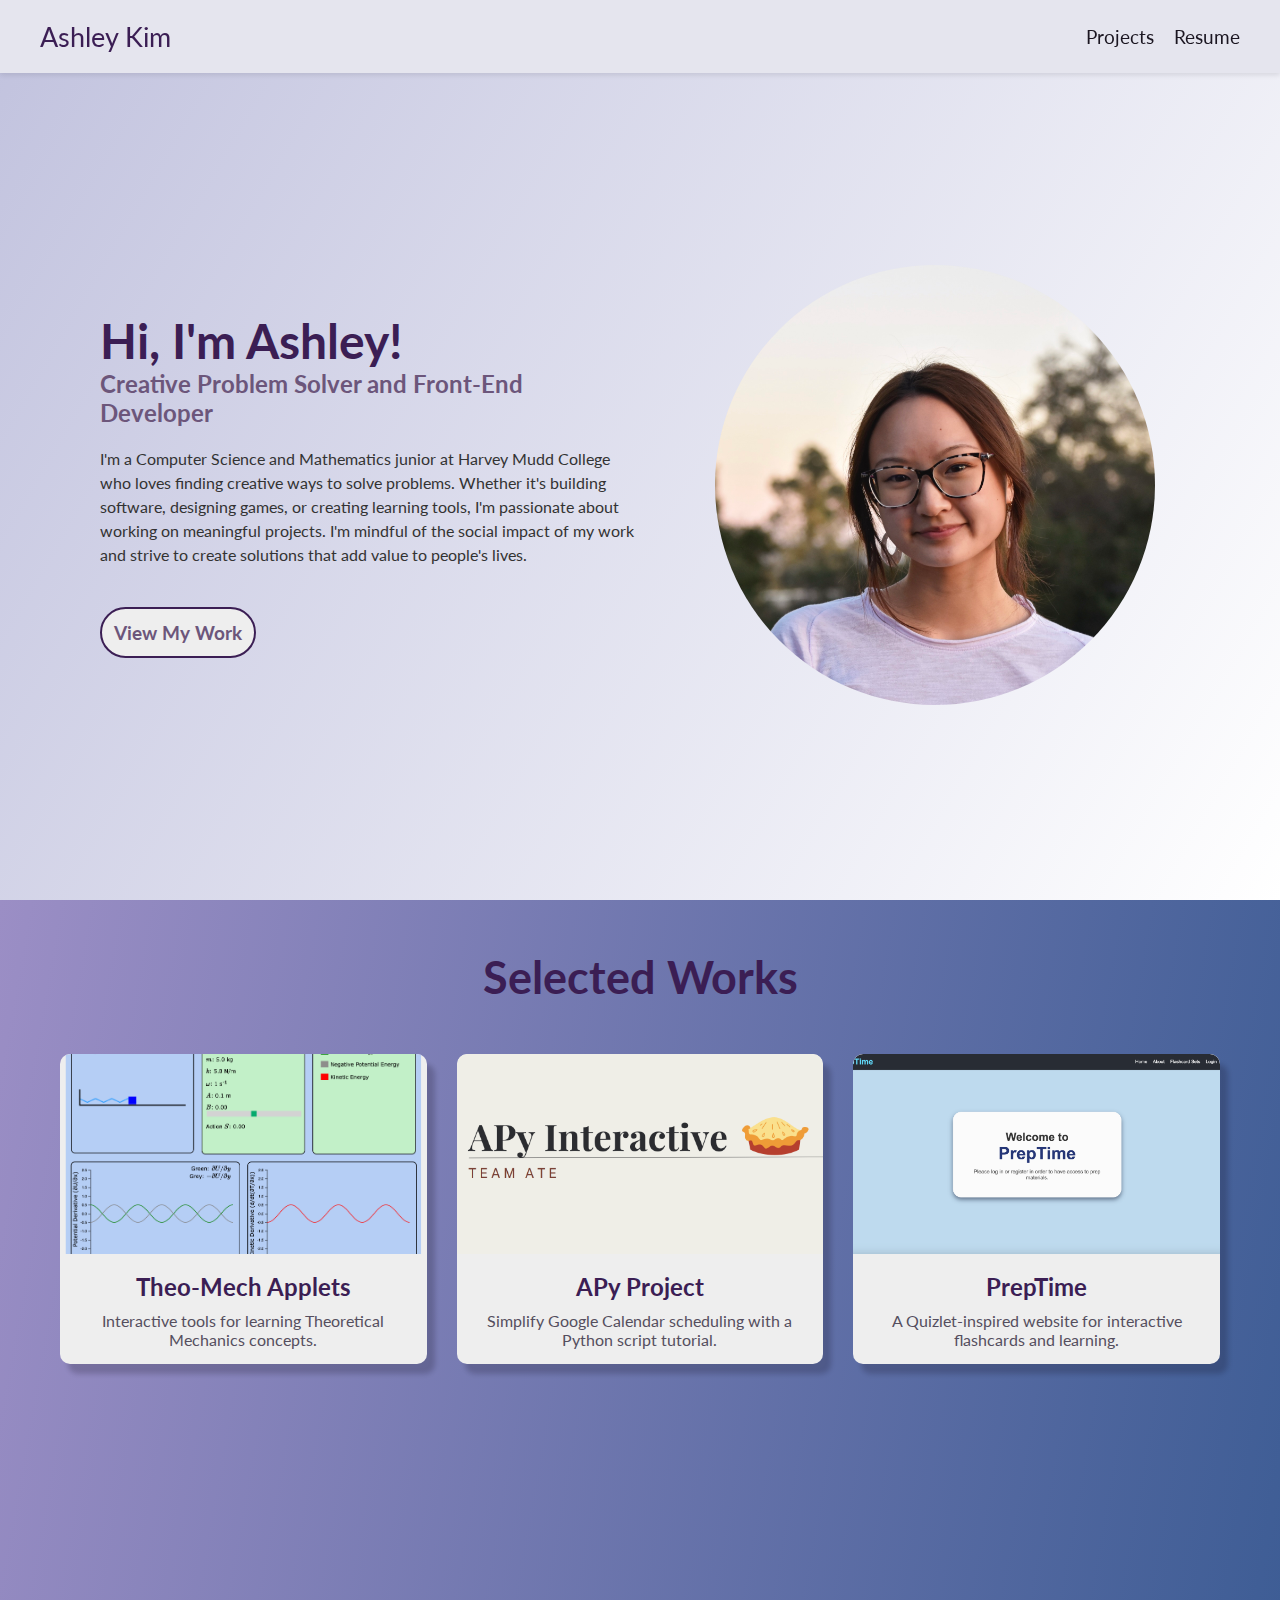
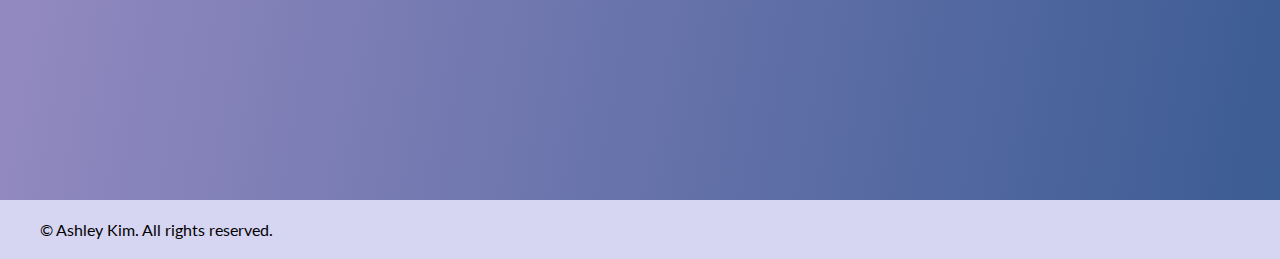
<file: index.html>
<!DOCTYPE html>
<html lang="en">

<head>
  <meta charset="UTF-8">
  <meta name="viewport" content="width=device-width, initial-scale=1.0">
  <link rel="preconnect" href="https://fonts.googleapis.com">
  <link rel="preconnect" href="https://fonts.gstatic.com" crossorigin>
  <link href="https://fonts.googleapis.com/css2?family=Lato:ital,wght@0,100;0,300;0,400;0,700;0,900;1,100;1,300;1,400;1,700;1,900&display=swap" rel="stylesheet">
  <link href="./resources/css/index.css" type="text/css" rel="stylesheet">
  <title>Ashley Kim's Portfolio</title>
</head>

<body>
  <header>
    <nav class="navigation">
      <a href="index.html" class="home">Ashley Kim</a>
      <ul class="navlist">
        <li><a href="#projects" class="navlink">Projects</a></li>
        <li><a href="./resources/public/Ashley_Kim_Resume.pdf" class="navlink">Resume</a></li>
      </ul>
    </nav>
  </header>

  <section id="hero">
    <div class="hero-container">
      <div class="hero-content">
        <h1>Hi, I'm Ashley!</h1>
        <h2>Creative Problem Solver and Front-End Developer</h2>
        <p>I'm a Computer Science and Mathematics junior at Harvey Mudd College 
            who loves finding creative ways to solve problems. 
            Whether it's building software, designing games, or creating learning tools, I'm passionate 
            about working on meaningful projects. I'm mindful of the social impact of my work and strive to 
            create solutions that add value to people's lives.</p>
        <a href="#projects" class="button">View My Work</a>
      </div>
      <div class="hero-picture">
        <img src="./resources/public/images/Ashley.jpg" alt="profile image of ashley kim" />
      </div>
    </div>
  </section>

  <section id="projects">
    <div class="project-container">
      <h2>Selected Works</h2>
      <div class="work-grid">
        <div class="work-item">
          <a href="./resources/public/theo-mech.html">
            <img src="./resources/public/images/theo-mech.jpg" alt="cover image of applet graphs" />
          </a>
          <div class="work-title">
            <h3>Theo-Mech Applets</h3>
            <p>Interactive tools for learning Theoretical Mechanics concepts.</p>
          </div>
        </div>
        <div class="work-item">
          <a href="./resources/public/apy.html">
            <img src="./resources/public/images/apy.jpg" alt="cover image for apy tutorial" id="apy"/>
          </a>
          <div class="work-title">
            <h3>APy Project</h3>
            <p>Simplify Google Calendar scheduling with a Python script tutorial.</p>
          </div>
        </div>
        <div class="work-item">
          <a href="./resources/public/prep-time.html">
            <img src="./resources/public/images/preptime.jpg" alt="cover image for quizlet-inspired website" />
          </a>
          <div class="work-title">
            <h3>PrepTime</h3>
            <p>A Quizlet-inspired website for interactive flashcards and learning.</p>
          </div>
        </div>
      </div>
    </div>
  </section>

  <footer>
    <p>© Ashley Kim. All rights reserved.</p>
  </footer>
</body>
</html>
</file>
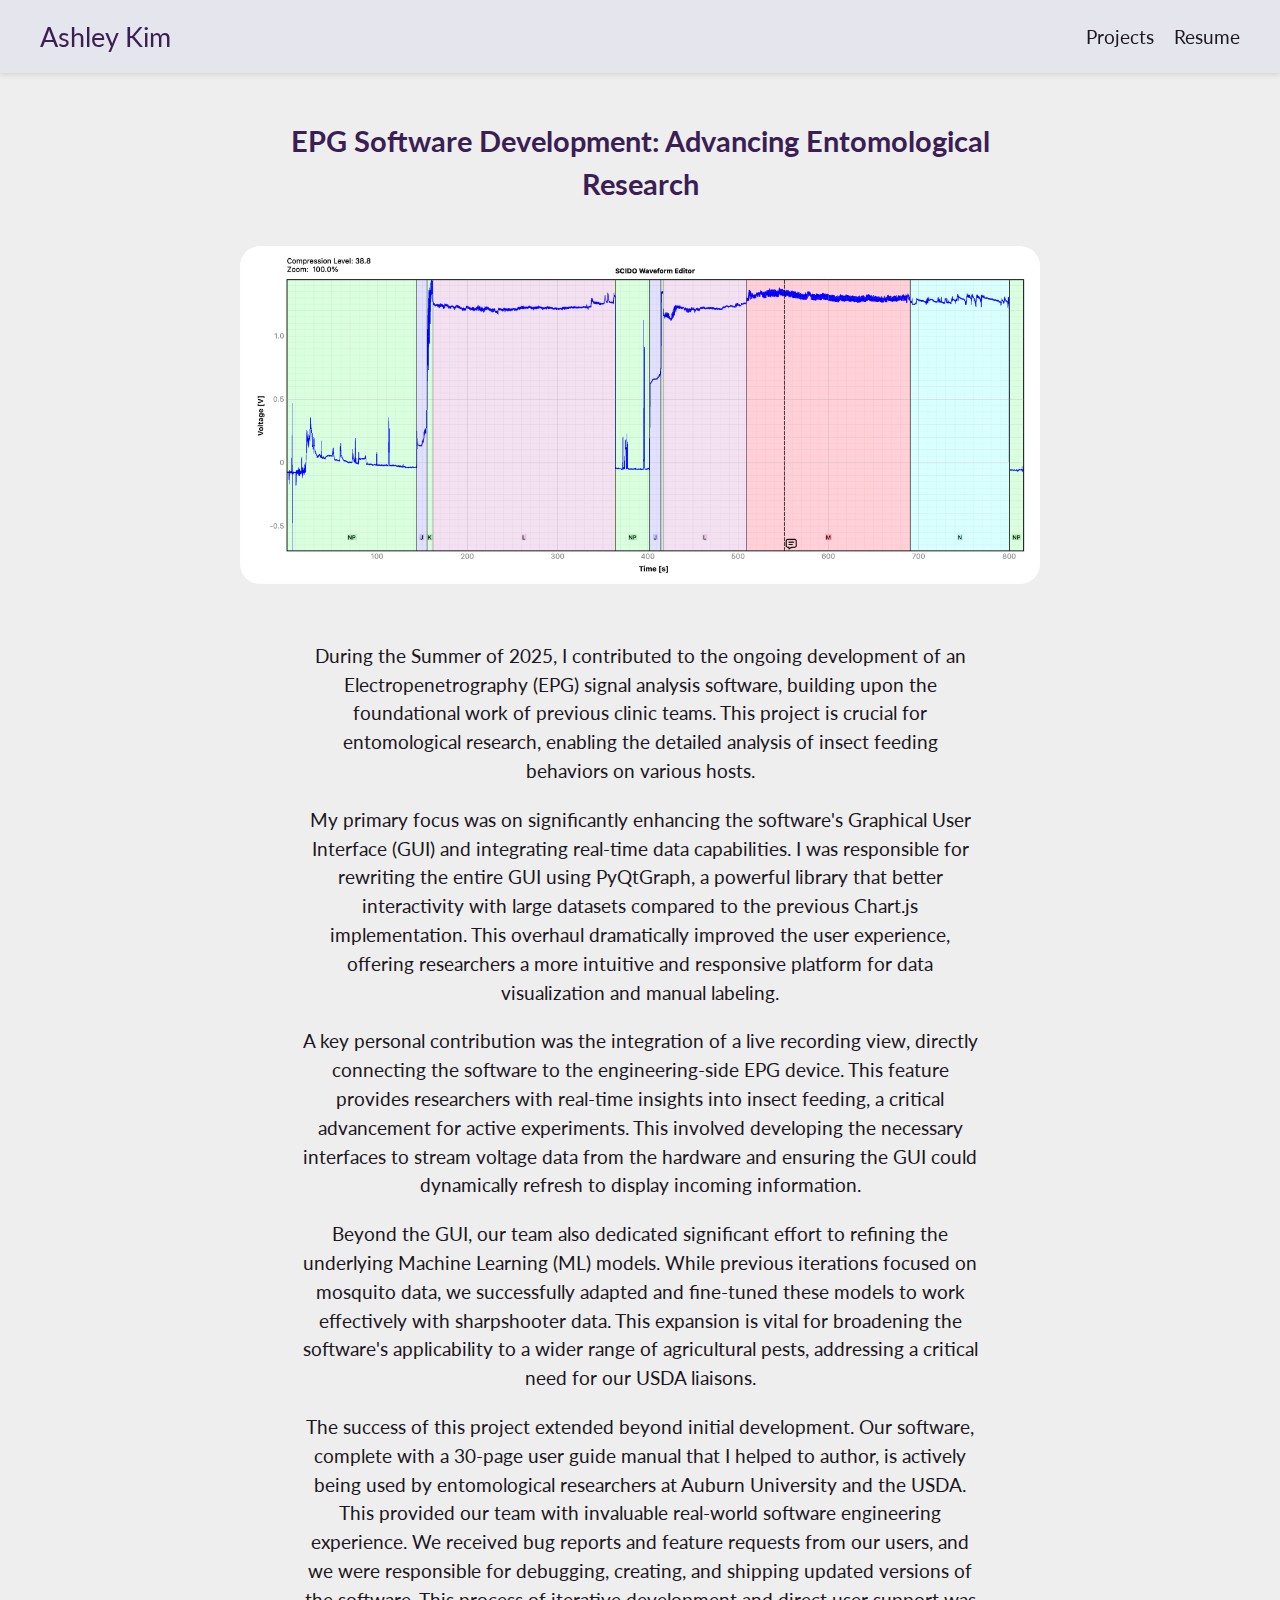
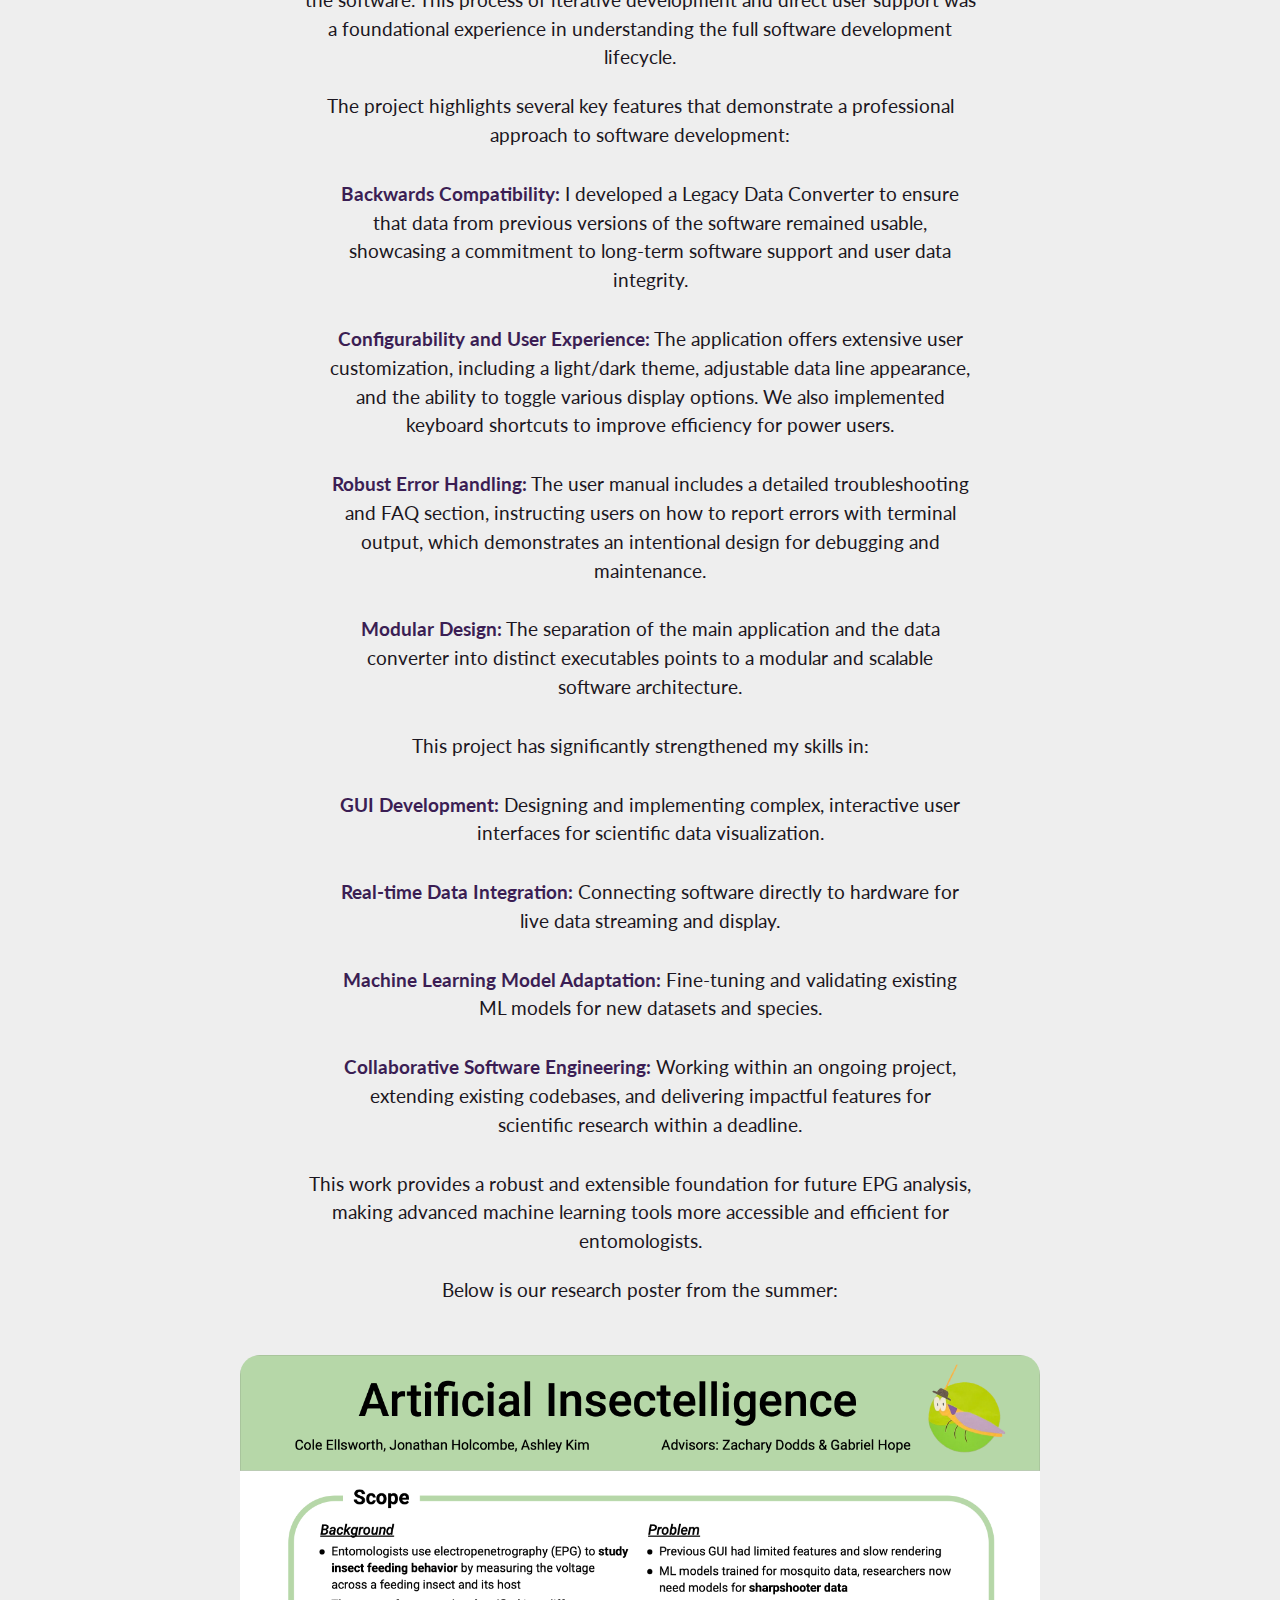
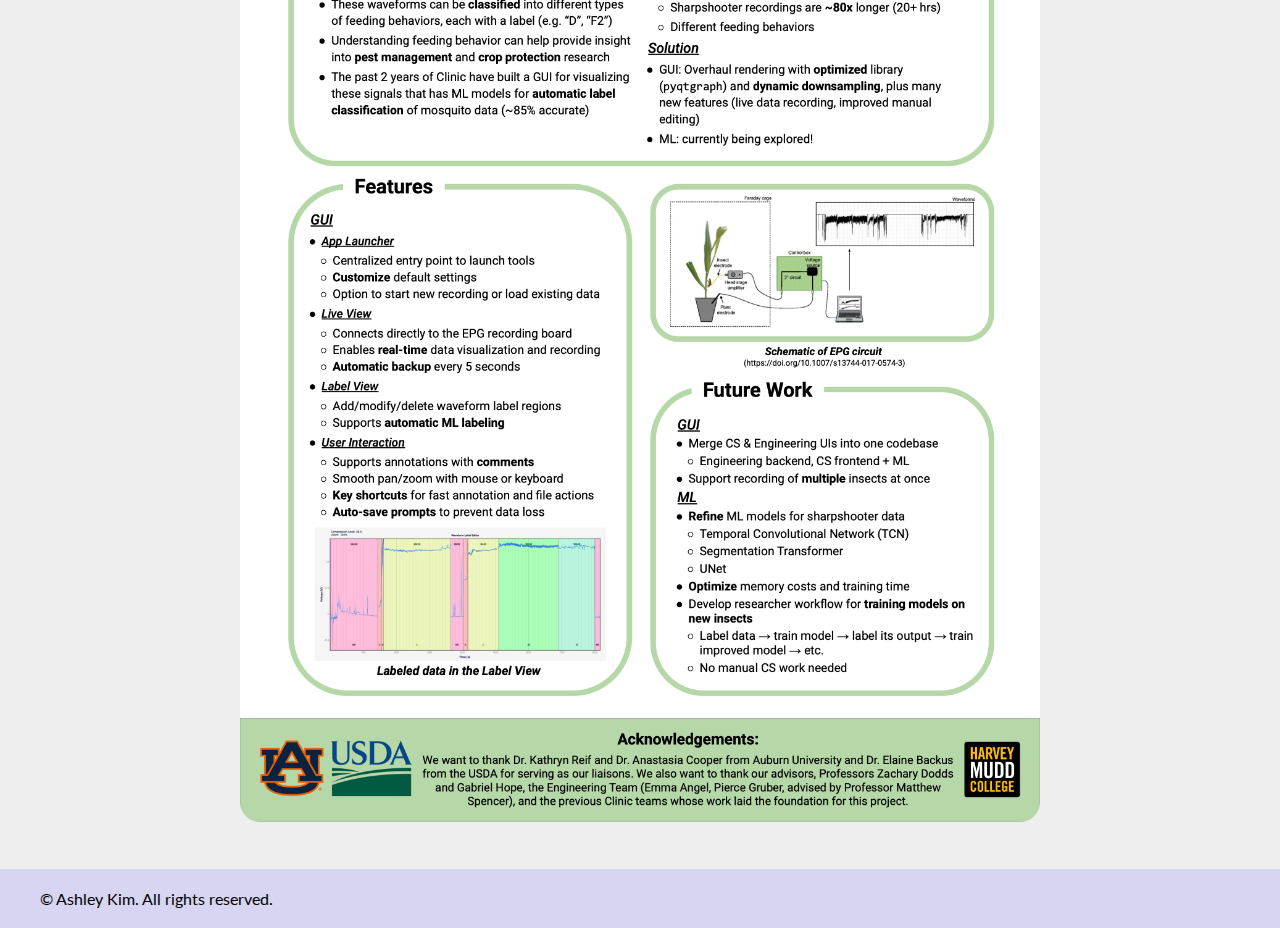
<file: resources/public/epg.html>
<!DOCTYPE html>
<html lang="en">
<head>
  <meta charset="UTF-8">
  <meta name="viewport" content="width=device-width, initial-scale=1.0">
  <link rel="preconnect" href="https://fonts.googleapis.com">
  <link rel="preconnect" href="https://fonts.gstatic.com" crossorigin>
  <link href="https://fonts.googleapis.com/css2?family=Lato:ital,wght@0,100;0,300;0,400;0,700;0,900;1,100;1,300;1,400;1,700;1,900&display=swap" rel="stylesheet">
  <link href="../css/epg.css" type="text/css" rel="stylesheet">
  <title>EPG Software Development</title>
</head>
<body>
  <header>
    <nav class="navigation">
      <a href="../../index.html" class="home">Ashley Kim</a>
      <ul class="navlist">
      <li><a href="../../index.html" class="navlink">Projects</a></li>
      <li><a href="../public/Ashley_Kim_Resume.pdf" class="navlink">Resume</a></li>
      </ul>
    </nav>
  </header>

  <div class="div-container">
    <h2>EPG Software Development: Advancing Entomological Research</h2>
    <img src="./images/labelview.png" alt="research poster for epg software" class="image"/>
    
    <p class="description">
      During the Summer of 2025, I contributed to the ongoing development of an Electropenetrography (EPG) signal analysis software, building upon the foundational work of previous clinic teams. This project is crucial for entomological research, enabling the detailed analysis of insect feeding behaviors on various hosts.
    </p>
    <p class="description">
      My primary focus was on significantly enhancing the software's Graphical User Interface (GUI) and integrating real-time data capabilities. I was responsible for rewriting the entire GUI using PyQtGraph, a powerful library that better interactivity with large datasets compared to the previous Chart.js implementation. This overhaul dramatically improved the user experience, offering researchers a more intuitive and responsive platform for data visualization and manual labeling.
    </p>
    <p class="description">
      A key personal contribution was the integration of a live recording view, directly connecting the software to the engineering-side EPG device. This feature provides researchers with real-time insights into insect feeding, a critical advancement for active experiments. This involved developing the necessary interfaces to stream voltage data from the hardware and ensuring the GUI could dynamically refresh to display incoming information.
    </p>
    <p class="description">
      Beyond the GUI, our team also dedicated significant effort to refining the underlying Machine Learning (ML) models. While previous iterations focused on mosquito data, we successfully adapted and fine-tuned these models to work effectively with sharpshooter data. This expansion is vital for broadening the software's applicability to a wider range of agricultural pests, addressing a critical need for our USDA liaisons.
    </p>
    <p class="description">
      The success of this project extended beyond initial development. Our software, complete with a 30-page user guide manual that I helped to author, is actively being used by entomological researchers at Auburn University and the USDA. This provided our team with invaluable real-world software engineering experience. We received bug reports and feature requests from our users, and we were responsible for debugging, creating, and shipping updated versions of the software. This process of iterative development and direct user support was a foundational experience in understanding the full software development lifecycle.
    </p>
    <p class="description">
      The project highlights several key features that demonstrate a professional approach to software development:
    </p>
    <ul class="list">
      <li>
        <strong>Backwards Compatibility:</strong> I developed a Legacy Data Converter to ensure that data from previous versions of the software remained usable, showcasing a commitment to long-term software support and user data integrity.</li>
      <li>
        <strong>Configurability and User Experience:</strong> The application offers extensive user customization, including a light/dark theme, adjustable data line appearance, and the ability to toggle various display options. We also implemented keyboard shortcuts to improve efficiency for power users.</li>
      <li>
        <strong>Robust Error Handling:</strong> The user manual includes a detailed troubleshooting and FAQ section, instructing users on how to report errors with terminal output, which demonstrates an intentional design for debugging and maintenance.</li>
      <li>
        <strong>Modular Design:</strong> The separation of the main application and the data converter into distinct executables points to a modular and scalable software architecture.</li>
    </ul>
    <p class="description">
      This project has significantly strengthened my skills in:
    </p>
    <ul class="list">
      <li>
        <strong>GUI Development:</strong> Designing and implementing complex, interactive user interfaces for scientific data visualization.</li>
      <li>
        <strong>Real-time Data Integration:</strong> Connecting software directly to hardware for live data streaming and display.</li>
      <li>
        <strong>Machine Learning Model Adaptation:</strong> Fine-tuning and validating existing ML models for new datasets and species.</li>
      <li>
        <strong>Collaborative Software Engineering:</strong> Working within an ongoing project, extending existing codebases, and delivering impactful features for scientific research within a deadline.</li>
    </ul>

    <p class="description">
      This work provides a robust and extensible foundation for future EPG analysis, making advanced machine learning tools more accessible and efficient for entomologists.
    </p>

    <p class="description">
      Below is our research poster from the summer:
    </p>
    <img src="./images/epg.png" alt="research poster for epg software" class="image"/>
  
  </div>

  <footer>
    <p>© Ashley Kim. All rights reserved.</p>
  </footer>

</body>
</html>
</file>
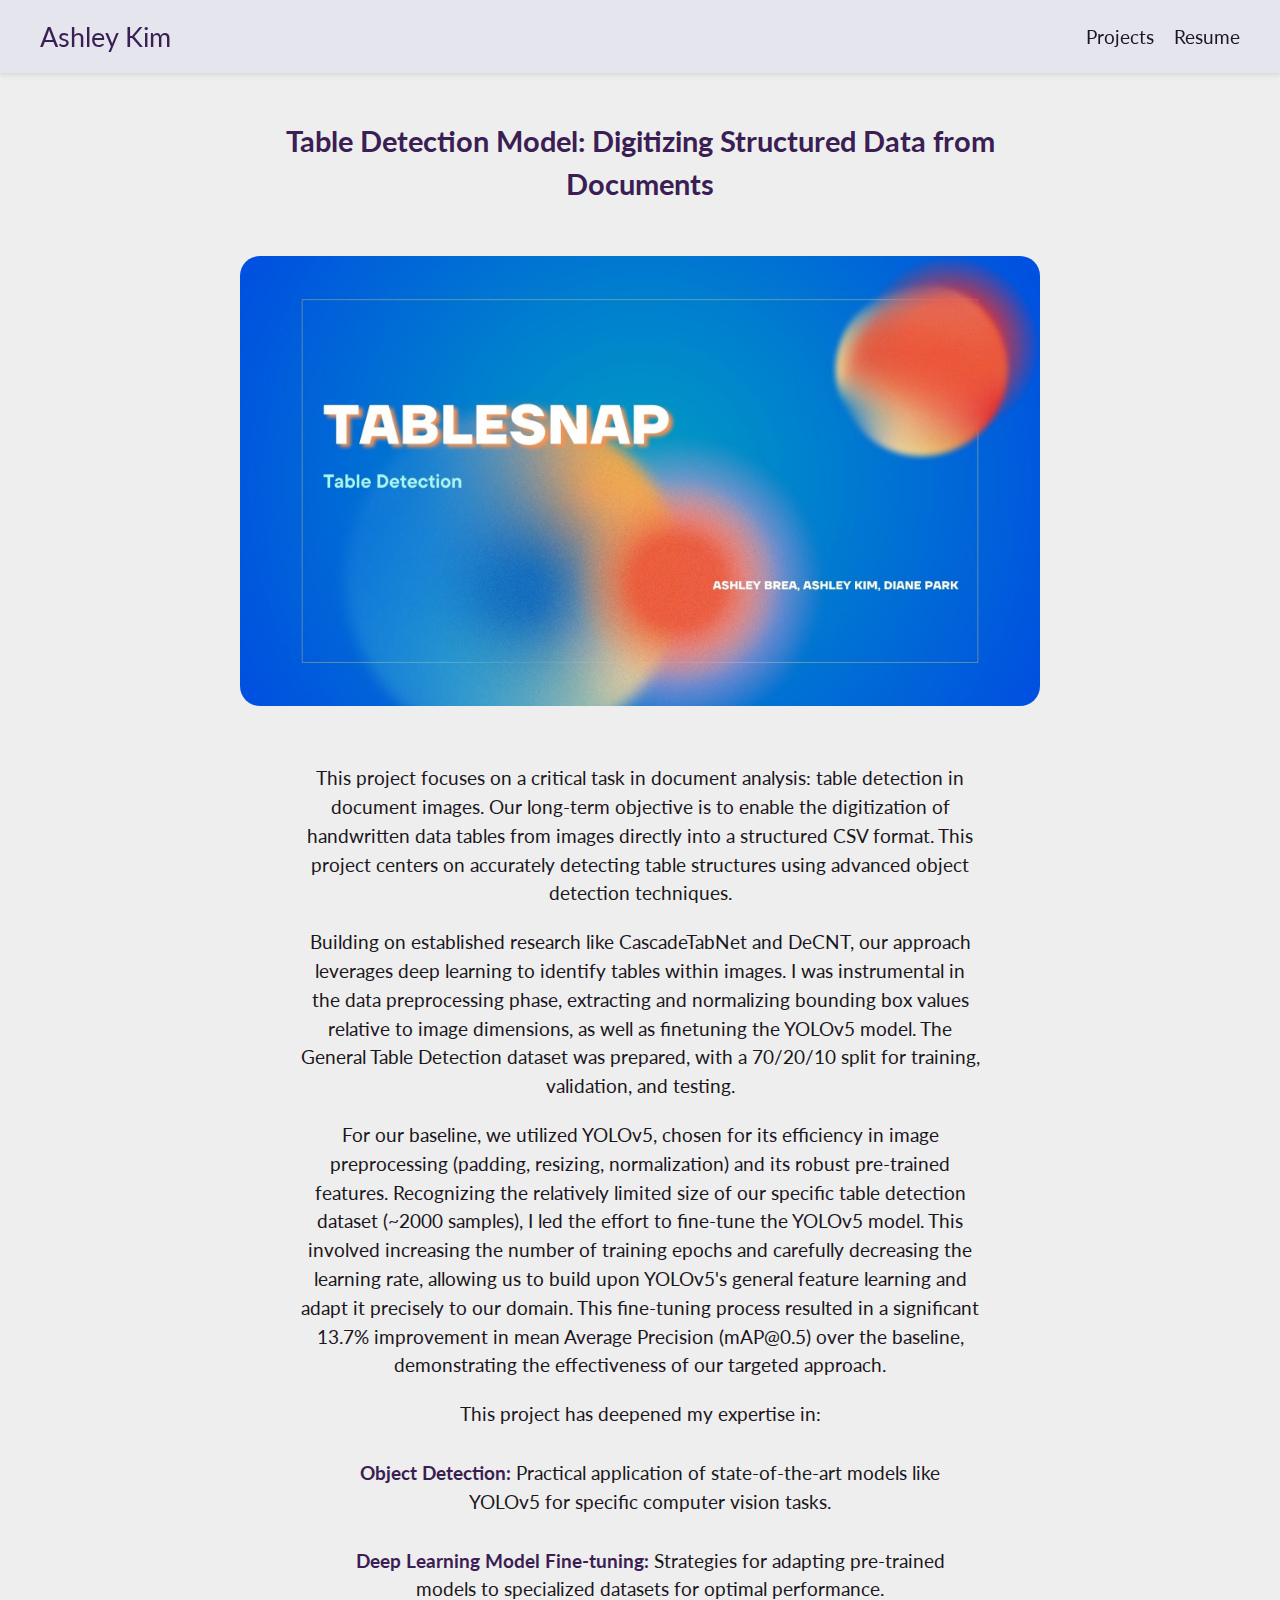
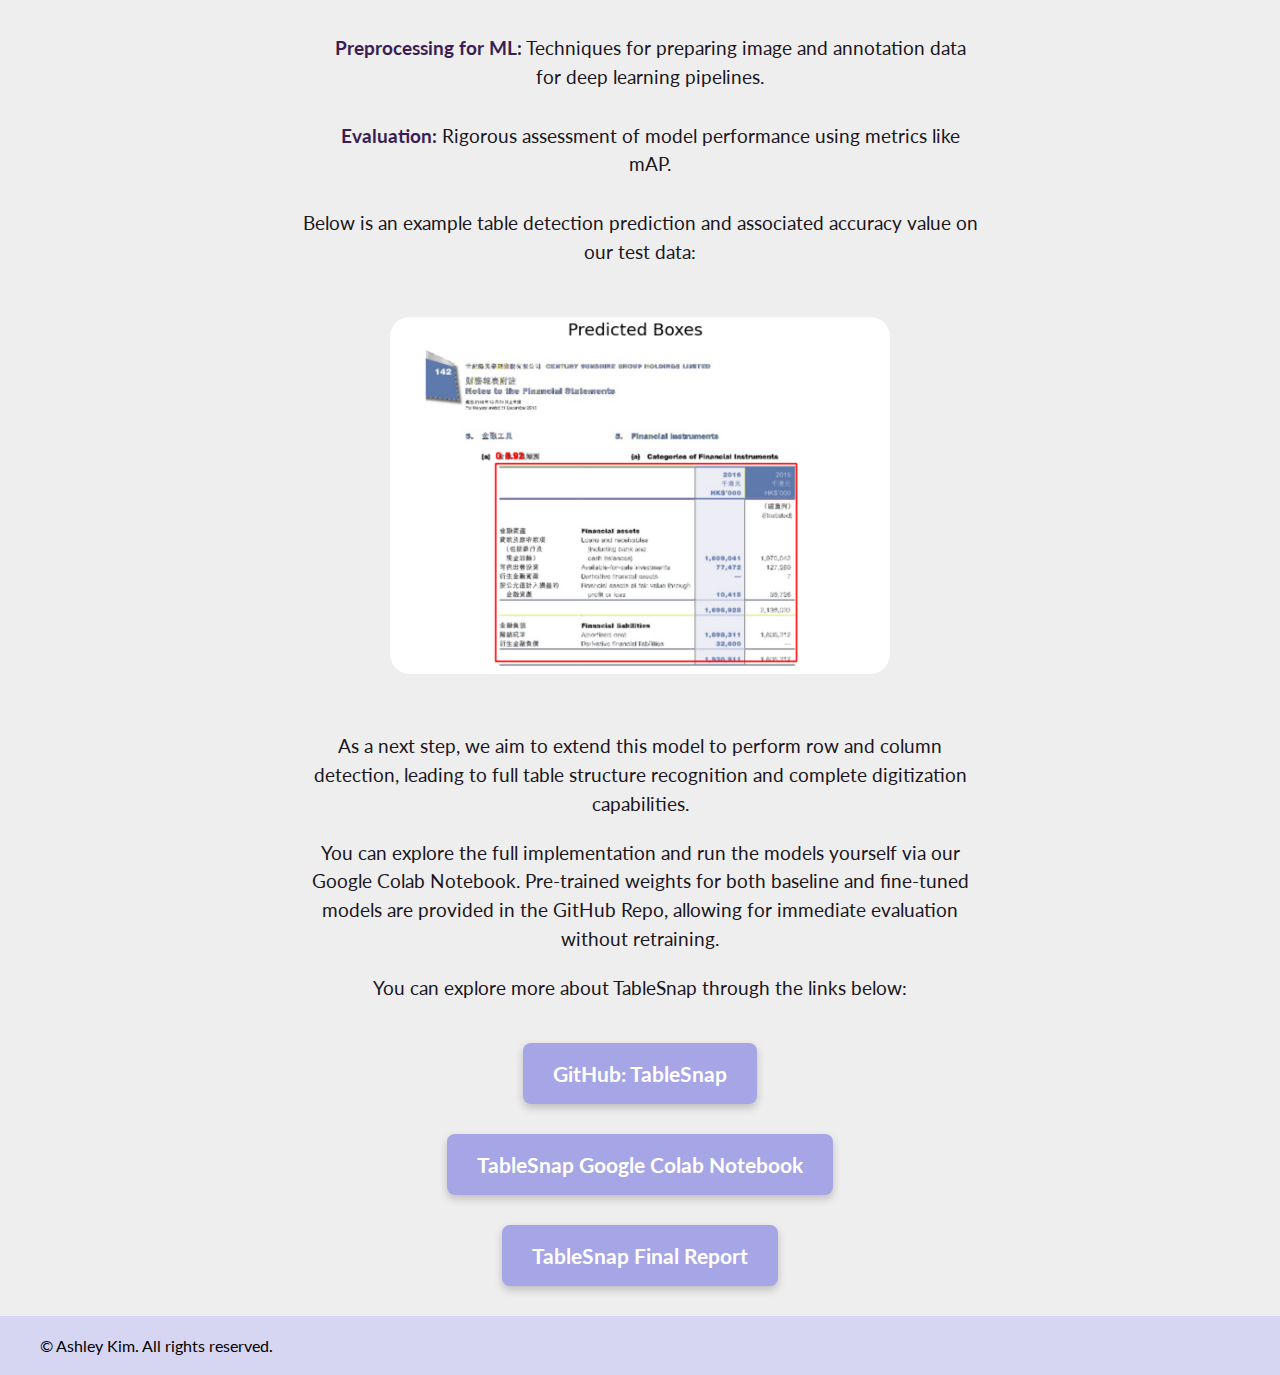
<file: resources/public/tablesnap.html>
<!DOCTYPE html>
<html lang="en">
<head>
  <meta charset="UTF-8">
  <meta name="viewport" content="width=device-width, initial-scale=1.0">
  <link rel="preconnect" href="https://fonts.googleapis.com">
  <link rel="preconnect" href="https://fonts.gstatic.com" crossorigin>
  <link href="https://fonts.googleapis.com/css2?family=Lato:ital,wght@0,100;0,300;0,400;0,700;0,900;1,100;1,300;1,400;1,700;1,900&display=swap" rel="stylesheet">
  <link href="../css/projects.css" type="text/css" rel="stylesheet">
  <title>Table Detection</title>
</head>
<body>
  <header>
    <nav class="navigation">
      <a href="../../index.html" class="home">Ashley Kim</a>
      <ul class="navlist">
      <li><a href="../../index.html" class="navlink">Projects</a></li>
      <li><a href="../public/Ashley_Kim_Resume.pdf" class="navlink">Resume</a></li>
      </ul>
    </nav>
  </header>

  <div class="div-container">
    <h2>Table Detection Model: Digitizing Structured Data from Documents</h2>
    <img src="./images/tablesnap.jpg" alt="background image for tablesnap" class="image"/>
    <p class = "description"> This project focuses on a critical task in document analysis: table detection in document images. Our long-term objective is to enable the digitization of handwritten data tables from images directly into a structured CSV format. This project centers on accurately detecting table structures using advanced object detection techniques.
    </p>
    <p class="description">
      Building on established research like CascadeTabNet and DeCNT, our approach leverages deep learning to identify tables within images. I was instrumental in the data preprocessing phase, extracting and normalizing bounding box values relative to image dimensions, as well as finetuning the YOLOv5 model. The General Table Detection dataset was prepared, with a 70/20/10 split for training, validation, and testing.
    </p>
    <p class="description">
      For our baseline, we utilized YOLOv5, chosen for its efficiency in image preprocessing (padding, resizing, normalization) and its robust pre-trained features. Recognizing the relatively limited size of our specific table detection dataset (~2000 samples), I led the effort to fine-tune the YOLOv5 model. This involved increasing the number of training epochs and carefully decreasing the learning rate, allowing us to build upon YOLOv5's general feature learning and adapt it precisely to our domain. This fine-tuning process resulted in a significant 13.7% improvement in mean Average Precision (mAP@0.5) over the baseline, demonstrating the effectiveness of our targeted approach.
    </p>
    <p class="description">
      This project has deepened my expertise in:
    </p>
    <ul class="list">
      <li>
        <strong>Object Detection:</strong> Practical application of state-of-the-art models like YOLOv5 for specific computer vision tasks.</li>
      <li>
        <strong>Deep Learning Model Fine-tuning:</strong> Strategies for adapting pre-trained models to specialized datasets for optimal performance.</li>
      <li>
        <strong>Preprocessing for ML:</strong> Techniques for preparing image and annotation data for deep learning pipelines.</li>
      <li>
        <strong>Evaluation:</strong> Rigorous assessment of model performance using metrics like mAP.</li>
    </ul>
    <p class="description">
      Below is an example table detection prediction and associated accuracy value on our test data:
    </p>
    <img src="./images/prediction.png" alt="example table prediction from our fine-tuned model" class="image" width="500"/>
    <p class="description">
      As a next step, we aim to extend this model to perform row and column detection, leading to full table structure recognition and complete digitization capabilities.
    </p>
    <p class="description">
      You can explore the full implementation and run the models yourself via our Google Colab Notebook. Pre-trained weights for both baseline and fine-tuned models are provided in the GitHub Repo, allowing for immediate evaluation without retraining.
    </p>
    
    <p class="description">
      You can explore more about TableSnap through the links below:
    </p>
    <div class="link-container">
      <a href="https://github.com/diane-park/TableSnap" target="_blank" class="link-button">
        GitHub: TableSnap
      </a>
    </div>
    <div class="link-container">
      <a href="https://colab.research.google.com/drive/1ULrjVcWDNPaeZffc7jFnsB6r67d8QQ1y?usp=sharing" target="_blank" class="link-button">
        TableSnap Google Colab Notebook
      </a>
    </div>
    <div class="link-container">
      <a href="https://github.com/diane-park/TableSnap/blob/main/Report/TableSnap_Final_Report.pdf" target="_blank" class="link-button">
        TableSnap Final Report
      </a>
    </div>
  </div>

  <footer>
    <p>© Ashley Kim. All rights reserved.</p>
  </footer>

</body>
</html>
</file>
<file: resources/css/index.css>
* {
  font-family: Lato;
  margin: 0px;
  padding: 0px;
  box-sizing: border-box;
}

body {
  font-size: 12pt;
  background-color: #EEEEEE;
}

header {
  top: 0;
  padding: 20px;
  position: fixed;
  width: 100%;
  background-color: #e5e5ee;
  box-shadow: 0 2px 5px rgba(14, 10, 24, 0.1);
  z-index: 1;
}

.navigation {
  display: flex;
  padding: 0 20px;
  justify-content: space-between;
  align-items: center;
}

.navlist {
  display: flex;
  flex-wrap: wrap;
  gap: 20px;
  list-style: none;
}

.home {
  font-size: 1.7rem;
  color: #3B1E54;
  text-decoration: none;
}

.html-page {
  text-decoration: none;
}

.navlink {
  font-size: 1.2rem;
  color: #1b1621;
  text-decoration: none;
}

.navlink:hover {
  color: #3b11df;
}

section {
  display: block;
  padding: 30px;
  min-height: 100vh; 
  scroll-margin-top: 67.5px;
}

#hero {
  display: flex;
  padding-top: 100px;
  background: linear-gradient(120deg, #c1c2de, #ffffff);
}

.hero-container {
  display: flex;
  justify-content: space-between;
  align-items: center;
  gap: 20px;
  max-width: 1200px; 
  margin: 0 auto; 
  padding: 0 30px; 
}

.hero-content {
  max-width: 50%;
  padding-left: 30px;
}

.hero-content h1{
  font-size: 3rem;
  color: #3B1E54;
}

.hero-content h2 {
  font-size: 1.5rem;
  color: #6C567B;
}

.hero-content p {
  font-size: 1rem;
  color: #333333;
  line-height: 1.5;
  margin: 20px 0;
}

.button {
  display: inline-block;
  margin-top: 20px;
  border: 2px solid #3B1E54;
  padding: 12px;
  font-size: 1.2rem;
  border-radius: 30px;
  font-weight: bold;
  text-align: center;
  text-decoration: none;
  color: #6C567B;
  background-color: #EEEEEE;
}

.button:hover {
  color: #EEEEEE;
  background-color: #3B1E54;
  border: 2px solid #000000;
  box-shadow: 5px 5px 5px rgba(14, 10, 24, 0.1);
}

.button:focus {
  box-shadow: 0 0 5px 2px #3B1E54;
}

.hero-picture {
  display: flex;
  align-items: center;
  justify-content: center;
}

.hero-picture img {
  border-radius: 50%;
  width: 80%;
}

@media (max-width: 600px) {
  .hero-content h1{
    font-size: 2.5rem;
  }

  .hero-content h2 {
    font-size: 1.25rem;
  }

  .hero-content p {
    font-size: 0.8rem;
  }

  .hero-container {
      flex-direction: column;
      align-items: center;
      text-align: center;
  }

  .hero-content {
      max-width: 100%;
      padding: 0;
  }

  .hero-picture img {
      width: 50%;
  }
}

#projects {
  padding: 50px;
  background: linear-gradient(-80deg, #3c5c94, #9b8ec5);
}

.project-container { 
  text-align: center;
  max-width: 1200px; 
  margin: 0 auto; 
}

.project-container h2 {
  font-size: 2.8rem;
  text-align: center;
  color: #3B1E54;
  margin-bottom: 50px;
}

.work-grid {
  display: grid;
  grid-template-columns: repeat(auto-fit, minmax(280px, 1fr)); 
  gap: 30px; 
  padding: 0 10px; 
}

.work-item {
  background-color: #EEEEEE;
  flex-grow: 1; 
  border-radius: 10px;
  overflow: hidden;
  box-shadow: 8px 10px 5px rgba(14, 10, 24, 0.2);
  transition: transform 0.25s ease-in-out;
  display: flex; 
  flex-direction: column; 
}

.work-item:hover {
  transform: translateY(-8px);
}

.work-title {
  padding: 15px;
  text-align: center;
  flex-grow: 1; 
  display: flex; 
  flex-direction: column;
}

.work-title h3 {
  font-size: 1.5rem;
  color: #3B1E54;
  margin-bottom: 10px;
}

.work-title p {
  font-size: 1rem;
  color: #554e5e;
}

.work-item img {
  width: 100%;
  height: 200px; 
  object-fit: cover; 
  border-radius: 10px 10px 0 0; 
}

footer {
  padding-left: 40px;
  padding-top: 20px;
  padding-bottom: 20px;
  background-color: #d6d5f2;
}

@media screen and (max-width: 1024px) {
  .work-grid {
    grid-template-columns: repeat(auto-fit, minmax(250px, 1fr)); 
    gap: 20px;
    padding: 0 15px;
  }
}

@media screen and (max-width: 950px) {
  .work-grid {
    grid-template-columns: repeat(auto-fit, minmax(220px, 1fr)); 
    gap: 15px;
    padding: 0 10px;
  }
}

@media screen and (max-width: 650px) {
  .work-grid {
    grid-template-columns: 1fr; 
    gap: 20px; 
    padding: 0 20px; 
  }
  .work-item {
    max-width: 400px; 
    margin: 0 auto; 
  }
  .work-title h3 {
    font-size: 1.3rem; 
  }

  .work-title p {
      font-size: 0.9rem; 
  }
}
</file>
<file: resources/css/epg.css>
* {
  font-family: Lato;
  margin: 0px;
  padding: 0px;
  box-sizing: border-box;
}

.image {
  margin: 40px auto;
  max-width: 100%;
  border-radius: 20px;
}


body {
  font-size: 12pt;
  background-color: #EEEEEE;
}

h2 {
  padding-top: 20px;
  color: #3B1E54;
}

/* Navbar */
header {
  top: 0;
  padding: 20px;
  position: fixed;
  width: 100%;
  background-color: #e5e5ee;
  box-shadow: 0 2px 5px rgba(14, 10, 24, 0.1);
  z-index: 1;
}

.navigation {
  display: flex;
  padding: 0 20px;
  justify-content: space-between;
  align-items: center;
}

.navlist {
  display: flex;
  flex-wrap: wrap;
  gap: 20px;
  list-style: none;
}

.home {
  font-size: 1.7rem;
  color: #3B1E54;
  text-decoration: none;
}

.navlink {
  font-size: 1.2rem;
  color: #1b1621;
  text-decoration: none;
}

.navlink:hover {
  color: #3b11df;
}

.div-container {
  max-width: 800px;
  margin: 0 auto;
  text-align: center;
  font-size: 1.2rem;
  line-height: 1.5;
  padding-top: 100px;
  color: #1b1621;
  text-overflow: wrap;
}

.description {
  font-size: 1.2rem;
  padding: 10px 60px;
}

.list {
  font-size: 1.2rem;
  list-style-type: none;
  padding-left: 20px;
  margin: 10px 60px;
}

.list li {
  padding: 10px;
  margin-bottom: 10px;
  line-height: 1.5;
}

.list li strong {
  color: #3B1E54;
}

.external-link {
  color: #3b11df;
  text-decoration: underline;
}

.external-link:hover {
  color: #5a3ee0;
}

.link-container {
  margin: 30px auto;
  text-align: center;
}

.link-button {
  display: inline-block;
  background-color: #a6a5e6;
  color: white;
  padding: 15px 30px;
  border-radius: 8px;
  text-decoration: none;
  font-size: 1.3rem;
  font-weight: bold;
  transition: background-color 0.3s ease, transform 0.2s ease;
  box-shadow: 0 4px 8px rgba(0, 0, 0, 0.2);
}

.link-button:hover {
  background-color: #8180d1;
  transform: translateY(-2px);
}

footer {
  padding-left: 40px;
  padding-top: 20px;
  padding-bottom: 20px;
  background-color: #d6d5f2;
}
</file>
<file: resources/css/projects.css>
* {
  font-family: Lato;
  margin: 0px;
  padding: 0px;
  box-sizing: border-box;
}

.image {
  margin: 40px auto;
  max-width: 100%;
  border-radius: 20px;
}

.video {
  margin: 40px auto;
  max-width: 100%;
  border-radius: 20px;
}


body {
  font-size: 12pt;
  background-color: #EEEEEE;
}

h2 {
  padding-top: 20px;
  color: #3B1E54;
  text-align: center;
  margin-bottom: 10px;
}

h3 {
  padding-top: 20px;
  color: #3B1E54;
  text-align: center;
  font-size: 1.5rem;
  margin-bottom: 10px;
}

h4 {
  color: #3B1E54;
  text-align: center;
  font-size: 1.3rem;
  margin-bottom: 10px;
}

/* Navbar */
header {
  top: 0;
  padding: 20px;
  position: fixed;
  width: 100%;
  background-color: #e5e5ee;
  box-shadow: 0 2px 5px rgba(14, 10, 24, 0.1);
  z-index: 1;
}

.navigation {
  display: flex;
  padding: 0 20px;
  justify-content: space-between;
  align-items: center;
}

.navlist {
  display: flex;
  flex-wrap: wrap;
  gap: 20px;
  list-style: none;
}

.home {
  font-size: 1.7rem;
  color: #3B1E54;
  text-decoration: none;
}

.navlink {
  font-size: 1.2rem;
  color: #1b1621;
  text-decoration: none;
}

.navlink:hover {
  color: #3b11df;
}

.div-container {
  max-width: 800px;
  margin: 0 auto;
  text-align: center;
  font-size: 1.2rem;
  line-height: 1.5;
  padding-top: 100px;
  color: #1b1621;
  text-overflow: wrap;
}

.description {
  font-size: 1.2rem;
  padding: 10px 60px;
}

.list {
  font-size: 1.2rem;
  list-style-type: none;
  padding-left: 20px;
  margin: 10px 60px;
}

.list li {
  padding: 10px;
  margin-bottom: 10px;
  line-height: 1.5;
}

.list li strong {
  color: #3B1E54;
}

.external-link {
  color: #3b11df;
  text-decoration: underline;
}

.external-link:hover {
  color: #5a3ee0;
}

.link-container {
  margin: 30px auto;
  text-align: center;
}

.link-button {
  display: inline-block;
  background-color: #a6a5e6;
  color: white;
  padding: 15px 30px;
  border-radius: 8px;
  text-decoration: none;
  font-size: 1.3rem;
  font-weight: bold;
  transition: background-color 0.3s ease, transform 0.2s ease;
  box-shadow: 0 4px 8px rgba(0, 0, 0, 0.2);
}

.link-button:hover {
  background-color: #8180d1;
  transform: translateY(-2px);
}

footer {
  padding-left: 40px;
  padding-top: 20px;
  padding-bottom: 20px;
  background-color: #d6d5f2;
}
</file>
